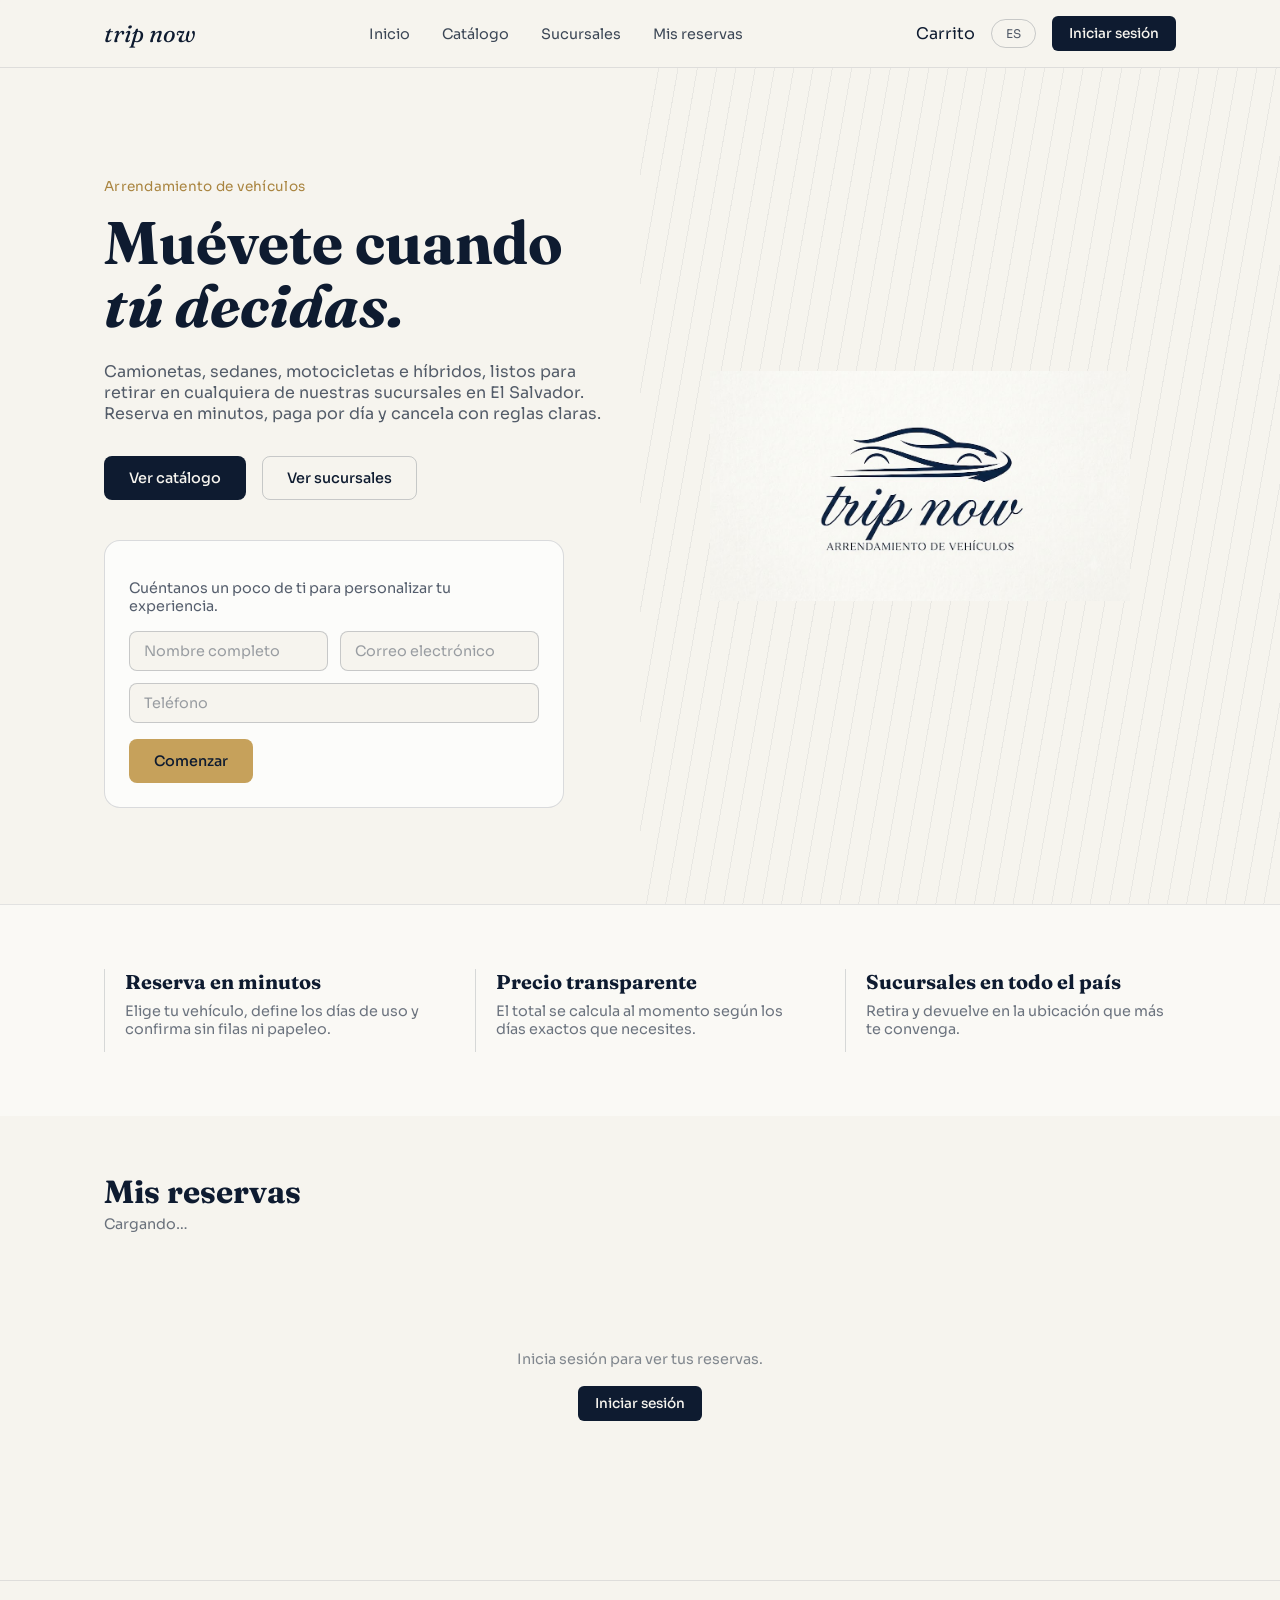
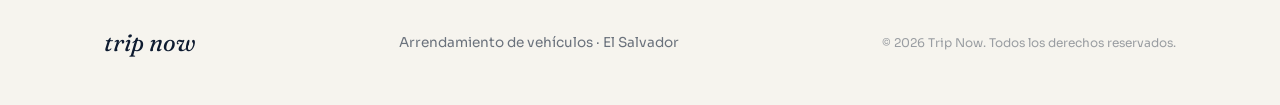
<file: index.html>
<!DOCTYPE html>
<html lang="es">
<head>
<meta charset="UTF-8" />
<meta name="viewport" content="width=device-width, initial-scale=1.0" />
<title>Trip Now — Arrendamiento de Vehículos</title>
<meta name="description" content="Arrienda camionetas, sedanes y motocicletas en El Salvador. Reserva, personaliza tu experiencia y muévete cuando tú decidas." />
<link rel="preconnect" href="https://fonts.googleapis.com">
<link href="https://fonts.googleapis.com/css2?family=Fraunces:ital,wght@0,400;0,500;0,600;1,400;1,500&family=Sora:wght@400;500;600;700&display=swap" rel="stylesheet">
<link rel="stylesheet" href="css/styles.css" />
</head>
<body>

<header class="navbar">
  <div class="wrap">
    <a href="index.html" class="logo">trip now</a>
    <nav class="nav-links">
      <a href="index.html" data-i18n="nav_inicio">Inicio</a>
      <a href="catalogo.html" data-i18n="nav_catalogo">Catálogo</a>
      <a href="sucursales.html" data-i18n="nav_sucursales">Sucursales</a>
      <a href="index.html#mis-reservas" data-i18n="nav_reservas">Mis reservas</a>
    </nav>
    <div class="nav-actions">
      <a href="carrito.html" class="cart-link">
        <span data-i18n="cart_link">Carrito</span>
        <span class="cart-badge" id="cartBadge">0</span>
      </a>
      <button class="lang-btn" id="langBtn">ES</button>
      <span id="navAccount"></span>
    </div>
  </div>
</header>

<section class="hero">
  <div class="speed-lines"></div>
  <div class="wrap hero-grid">
    <div>
      <p class="eyebrow" data-i18n="hero_eyebrow">Arrendamiento de vehículos</p>
      <h1><span data-i18n="hero_title_1">Muévete cuando</span><br /><em data-i18n="hero_title_em">tú decidas.</em></h1>
      <p class="lead" data-i18n="hero_lead">
        Camionetas, sedanes, motocicletas e híbridos, listos para retirar en
        cualquiera de nuestras sucursales en El Salvador. Reserva en minutos,
        paga por día y cancela con reglas claras.
      </p>

      <div class="hero-cta">
        <a href="catalogo.html" class="btn btn-primary" data-i18n="cta_catalog">Ver catálogo</a>
        <a href="sucursales.html" class="btn btn-outline" data-i18n="cta_branches">Ver sucursales</a>
      </div>

      <div class="personalize">
        <form class="card" id="personalizeForm">
          <div id="formStep">
            <p data-i18n="personalize_intro">Cuéntanos un poco de ti para personalizar tu experiencia.</p>
            <div class="form-grid">
              <input required id="pfNombre" placeholder="Nombre completo" data-i18n-placeholder="ph_name" />
              <input required type="email" id="pfEmail" placeholder="Correo electrónico" data-i18n-placeholder="ph_email" />
              <input id="pfTelefono" class="span-2" placeholder="Teléfono" data-i18n-placeholder="ph_phone" />
            </div>
            <button type="submit" class="btn btn-gold" data-i18n="btn_start">Comenzar</button>
          </div>
          <div id="confirmStep" class="confirm-msg" style="display:none;">
            <p class="display" id="confirmGreeting">Gracias.</p>
            <p data-i18n="confirm_desc">Ya personalizamos tu experiencia. Explora el catálogo para ver los vehículos disponibles cerca de ti.</p>
          </div>
        </form>
      </div>
    </div>

    <div class="hero-svg-wrap">
      <img src="images/logo.png" alt="Trip Now — Arrendamiento de vehículos" style="width:100%;max-width:420px;height:auto;display:block;margin:0 auto;" />
    </div>
  </div>
</section>

<section class="value-props">
  <div class="wrap value-grid">
    <div class="value-item">
      <h3 data-i18n="vp1_title">Reserva en minutos</h3>
      <p data-i18n="vp1_desc">Elige tu vehículo, define los días de uso y confirma sin filas ni papeleo.</p>
    </div>
    <div class="value-item">
      <h3 data-i18n="vp2_title">Precio transparente</h3>
      <p data-i18n="vp2_desc">El total se calcula al momento según los días exactos que necesites.</p>
    </div>
    <div class="value-item">
      <h3 data-i18n="vp3_title">Sucursales en todo el país</h3>
      <p data-i18n="vp3_desc">Retira y devuelve en la ubicación que más te convenga.</p>
    </div>
  </div>
</section>

<section class="wrap" id="mis-reservas" style="padding:56px 24px 80px;">
  <div class="catalog-header" style="padding:0 0 24px;">
    <h1 data-i18n="myres_title">Mis reservas</h1>
    <p id="resSubtitle" data-i18n="myres_loading">Cargando…</p>
  </div>
  <div id="reservationsList"></div>
</section>

<footer class="footer">
  <div class="wrap">
    <span class="logo">trip now</span>
    <p class="muted" data-i18n="footer_tagline">Arrendamiento de vehículos · El Salvador</p>
    <small>© <span id="year"></span> Trip Now. <span data-i18n="footer_rights">Todos los derechos reservados.</span></small>
  </div>
</footer>

<script src="js/data.js"></script>
<script src="js/i18n.js"></script>
<script src="js/auth.js"></script>
<script>
  document.getElementById('year').textContent = new Date().getFullYear();

  // Reflejar cantidad de items del carrito guardados en localStorage
  (function updateCartBadge() {
    const badge = document.getElementById('cartBadge');
    try {
      const cart = JSON.parse(localStorage.getItem('tripnow_cart')) || [];
      badge.textContent = cart.length;
      badge.style.display = cart.length > 0 ? 'inline-flex' : 'none';
    } catch {
      badge.style.display = 'none';
    }
  })();

  // Formulario de personalización (persistido en localStorage para esta demo;
  // en producción esto se envía al backend con el usuario autenticado)
  const PROFILE_KEY = 'tripnow_profile';
  const form = document.getElementById('personalizeForm');
  const branches = getBranches();

  function renderGreeting() {
    const saved = JSON.parse(localStorage.getItem(PROFILE_KEY) || 'null');
    if (!saved) return;
    document.getElementById('formStep').style.display = 'none';
    document.getElementById('confirmStep').style.display = 'block';
    document.getElementById('confirmGreeting').textContent =
      t('greeting_again') + ' ' + (saved.nombre.split(' ')[0] || 'viajero') + '.';
    registerClient(saved); // asegura que exista en la lista de clientes del admin
    if (typeof renderAuthNav === 'function') renderAuthNav(); // sincroniza el nombre/salir en el nav
  }

  renderGreeting();

  form.addEventListener('submit', (e) => {
    e.preventDefault();
    const profile = {
      nombre: document.getElementById('pfNombre').value.trim(),
      email: document.getElementById('pfEmail').value.trim(),
      telefono: document.getElementById('pfTelefono').value.trim(),
    };
    localStorage.setItem(PROFILE_KEY, JSON.stringify(profile));

    // Registra al cliente de verdad: aparecerá en admin.html → Clientes
    registerClient(profile);
    if (typeof renderAuthNav === 'function') renderAuthNav();

    document.getElementById('formStep').style.display = 'none';
    document.getElementById('confirmStep').style.display = 'block';
    document.getElementById('confirmGreeting').textContent =
      t('greeting_thanks') + ' ' + (profile.nombre.split(' ')[0] || 'viajero') + '.';
  });

  /* ---------- Mis reservas (ver / modificar / cancelar) ---------- */
  let openEditId = null;

  function statusLabel(status) {
    return t('myres_status_' + status);
  }

  function statusTagClass(status) {
    if (status === 'finalizado') return 'tag-ok';
    if (status === 'cancelado') return 'tag-paused';
    return 'tag-progress';
  }

  function branchOptions(selectedId) {
    return branches
      .map((b) => `<option value="${b.id}" ${b.id === selectedId ? 'selected' : ''}>${b.name}</option>`)
      .join('');
  }

  function reservationCardHTML(r) {
    const canManage = r.status === 'en_curso';
    const isOpen = openEditId === r.id;
    const today = new Date().toISOString().slice(0, 10);

    return `
      <div class="res-card">
        <div class="res-card-top">
          <div><h3>${r.vehicleName}</h3></div>
          <span class="tag ${statusTagClass(r.status)}">${statusLabel(r.status)}</span>
        </div>

        <dl class="res-specs">
          <div><dt>${t('label_pickup_branch')}</dt><dd>${r.branchName}</dd></div>
          <div><dt>${t('label_pickup_date')}</dt><dd>${r.pickupDate}</dd></div>
          <div><dt>${t('label_return_date')}</dt><dd>${r.returnDate}</dd></div>
          <div><dt>${t('myres_field_days')}</dt><dd>${r.days}</dd></div>
          <div><dt>${t('summary_total')}</dt><dd>$${r.total}</dd></div>
          ${r.extraFees ? `<div><dt>${t('myres_fee_paid_label')}</dt><dd>$${r.extraFees}</dd></div>` : ''}
        </dl>

        ${
          canManage
            ? `
        <div class="res-actions">
          <button type="button" class="btn btn-outline btn-small" onclick="toggleEdit('${r.id}')">${t('myres_modify_btn')}</button>
          <button type="button" class="btn btn-outline btn-small" onclick="cancelReservation('${r.id}')">${t('myres_cancel_btn')}</button>
        </div>
        <div class="res-edit-form ${isOpen ? 'open' : ''}" id="editForm-${r.id}">
          <p class="res-fee-notice">${t('myres_fee_notice')}</p>
          <div class="res-edit-grid">
            <label>
              <span>${t('label_pickup_date')}</span>
              <input type="date" id="editDate-${r.id}" value="${r.pickupDate}" min="${today}" />
            </label>
            <label>
              <span>${t('label_pickup_branch')}</span>
              <select id="editBranch-${r.id}">${branchOptions(r.branchId)}</select>
            </label>
            <label>
              <span>${t('myres_field_days')}</span>
              <input type="number" min="1" id="editDays-${r.id}" value="${r.days}" />
            </label>
          </div>
          <div class="res-actions">
            <button type="button" class="btn btn-gold btn-small" onclick="saveEdit('${r.id}')">${t('myres_save_btn')}</button>
            <button type="button" class="btn btn-outline btn-small" onclick="toggleEdit('${r.id}')">${t('myres_cancel_edit_btn')}</button>
          </div>
        </div>
        `
            : ''
        }
      </div>
    `;
  }

  function toggleEdit(id) {
    openEditId = openEditId === id ? null : id;
    renderReservations();
  }

  function saveEdit(id) {
    const pickupDate = document.getElementById('editDate-' + id).value;
    const branchId = document.getElementById('editBranch-' + id).value;
    const days = document.getElementById('editDays-' + id).value;

    if (!pickupDate || !branchId || !days || Number(days) < 1) {
      alert(t('alert_missing_schedule'));
      return;
    }
    const today = new Date().toISOString().slice(0, 10);
    if (pickupDate < today) {
      alert(t('alert_date_past'));
      return;
    }

    const result = modifyReservation(id, { pickupDate, branchId, days });
    if (!result) return;

    openEditId = null;
    renderReservations();
    alert(t('myres_alert_success_1') + result.fee + t('myres_alert_success_2') + result.newTotal);
  }

  function cancelReservation(id) {
    if (!confirm(t('myres_cancel_confirm'))) return;
    const result = cancelReservationByClient(id);
    if (!result) return;

    openEditId = null;
    renderReservations();
    alert(t('myres_cancel_alert_1') + result.fee + t('myres_cancel_alert_2'));
  }

  function renderReservations() {
    const listEl = document.getElementById('reservationsList');
    const subtitle = document.getElementById('resSubtitle');
    const session = typeof getSession === 'function' ? getSession() : null;

    if (!session || !session.email) {
      subtitle.textContent = '';
      listEl.innerHTML = `
        <p class="empty-state">
          ${t('myres_login_required')}
          <br /><br />
          <button type="button" class="btn btn-primary btn-small" id="myresLoginBtn">${t('myres_login_btn')}</button>
        </p>
      `;
      document.getElementById('myresLoginBtn').addEventListener('click', openLoginModal);
      return;
    }

    const mine = getReservations()
      .filter((r) => (r.clientEmail || '').trim().toLowerCase() === session.email.trim().toLowerCase())
      .sort((a, b) => new Date(b.createdAt) - new Date(a.createdAt));

    if (mine.length === 0) {
      subtitle.textContent = '';
      listEl.innerHTML = `<p class="empty-state">${t('myres_empty')}</p>`;
      return;
    }

    subtitle.textContent = mine.length + ' ' + (mine.length === 1 ? t('myres_subtitle_one') : t('myres_subtitle_many'));
    listEl.innerHTML = mine.map(reservationCardHTML).join('');
  }

  // Al cambiar de idioma, el saludo (si ya está registrado) debe re-traducirse
  window.onLangChange = function () {
    renderGreeting();
    renderReservations();
  };

  // Si el usuario cierra sesión (o inicia sesión de nuevo) desde el modal
  // del nav, este formulario debe reflejarlo: vuelve a pedir datos si salió,
  // o muestra el saludo si entró con una cuenta ya guardada. También hay
  // que refrescar la sección "Mis reservas".
  window.onSessionChange = function (profile) {
    if (profile) {
      renderGreeting();
    } else {
      form.reset();
      document.getElementById('formStep').style.display = 'block';
      document.getElementById('confirmStep').style.display = 'none';
    }
    renderReservations();
  };

  initLangToggle();
  renderReservations();
</script>

</body>
</html>
</file>
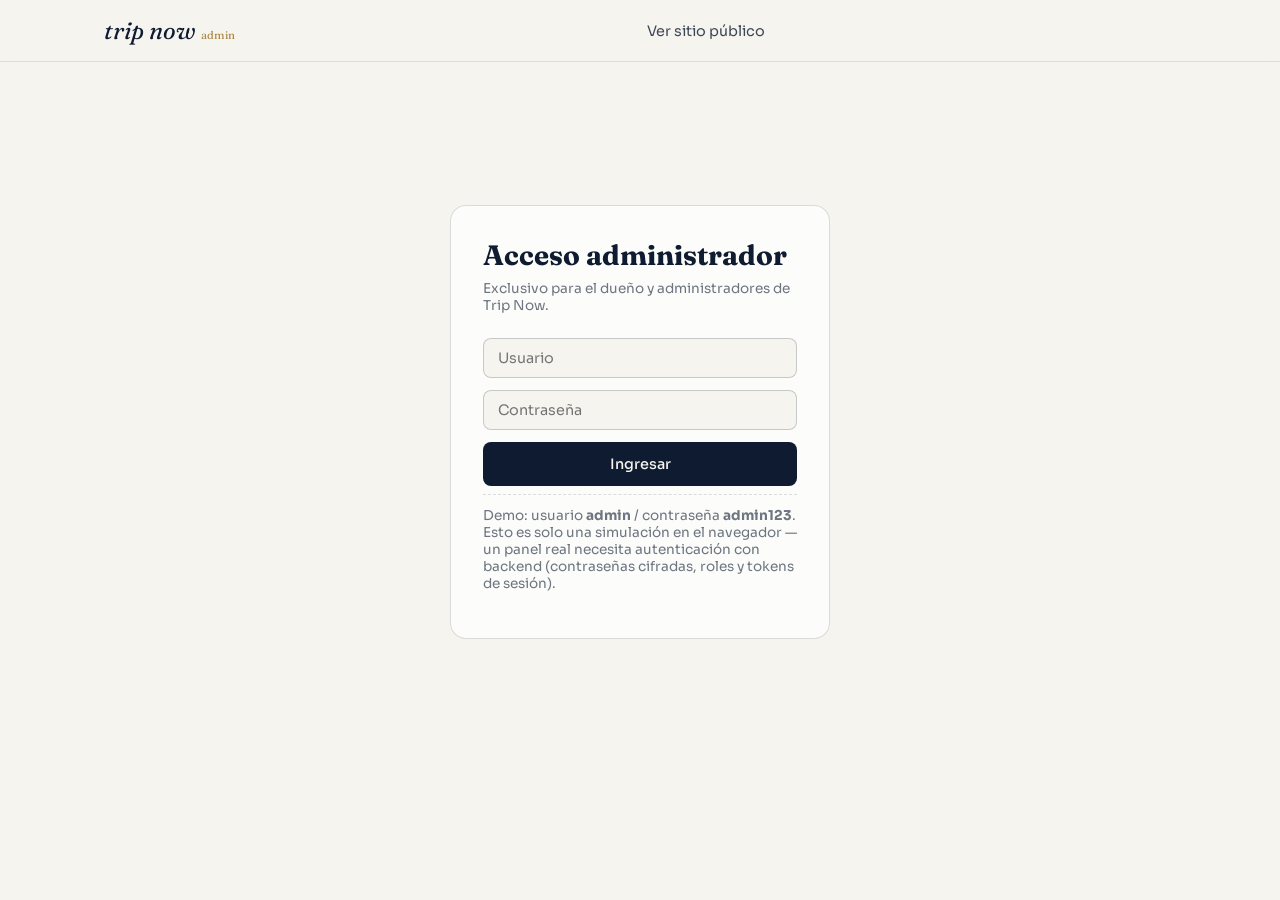
<file: admin.html>
<!DOCTYPE html>
<html lang="es">
<head>
<meta charset="UTF-8" />
<meta name="viewport" content="width=device-width, initial-scale=1.0" />
<title>Administración — Trip Now</title>
<link rel="preconnect" href="https://fonts.googleapis.com">
<link href="https://fonts.googleapis.com/css2?family=Fraunces:ital,wght@0,400;0,500;0,600;1,400;1,500&family=Sora:wght@400;500;600;700&display=swap" rel="stylesheet">
<link rel="stylesheet" href="css/styles.css" />
</head>
<body>

<header class="navbar">
  <div class="wrap">
    <a href="index.html" class="logo">trip now <span style="font-size:0.7rem;font-style:normal;color:var(--gold-dark);">admin</span></a>
    <nav class="nav-links">
      <a href="index.html">Ver sitio público</a>
    </nav>
    <div class="nav-actions">
      <button class="btn btn-outline btn-small" id="logoutBtn" style="display:none;" onclick="logout()">Cerrar sesión</button>
    </div>
  </div>
</header>

<!-- ---------- LOGIN ---------- -->
<div class="admin-login-wrap" id="loginView">
  <div class="admin-login-card">
    <h1>Acceso administrador</h1>
    <p>Exclusivo para el dueño y administradores de Trip Now.</p>
    <form id="loginForm">
      <input type="text" id="loginUser" placeholder="Usuario" required />
      <input type="password" id="loginPass" placeholder="Contraseña" required />
      <p class="admin-error" id="loginError">Usuario o contraseña incorrectos.</p>
      <button type="submit" class="btn btn-primary">Ingresar</button>
    </form>
    <p class="admin-hint">
      Demo: usuario <strong>admin</strong> / contraseña <strong>admin123</strong>.
      Esto es solo una simulación en el navegador — un panel real necesita
      autenticación con backend (contraseñas cifradas, roles y tokens de sesión).
    </p>
  </div>
</div>

<!-- ---------- ADMIN SHELL ---------- -->
<div class="admin-shell" id="adminView" style="display:none;">
  <aside class="admin-sidebar">
    <button class="admin-nav-item active" data-target="dashboard" onclick="showSection('dashboard', this)">Dashboard</button>
    <button class="admin-nav-item" data-target="clientes" onclick="showSection('clientes', this)">Clientes</button>
    <button class="admin-nav-item" data-target="viajes" onclick="showSection('viajes', this)">Viajes en proceso</button>
    <button class="admin-nav-item" data-target="inventario" onclick="showSection('inventario', this)">Inventario (Stock)</button>
    <button class="admin-nav-item" data-target="sucursales" onclick="showSection('sucursales', this)">Sucursales</button>
  </aside>

  <div class="admin-content">

    <!-- Dashboard -->
    <section class="admin-section active" id="dashboard">
      <h2>Métricas y ganancias</h2>
      <div class="metric-grid">
        <div class="metric-card">
          <div class="label">Vehículos arrendados (histórico)</div>
          <div class="value" id="metricRented">—</div>
        </div>
        <div class="metric-card">
          <div class="label">Ingresos generados</div>
          <div class="value" id="metricRevenue">—</div>
        </div>
        <div class="metric-card">
          <div class="label">Clientes registrados</div>
          <div class="value" id="metricClients">—</div>
        </div>
        <div class="metric-card">
          <div class="label">Vehículos en flota</div>
          <div class="value" id="metricFleet">—</div>
        </div>
      </div>
      <p class="admin-hint" style="margin-top:24px;">
        Estas métricas son datos de ejemplo. En producción se calculan desde
        la tabla de reservas y pagos reales en la base de datos.
      </p>
    </section>

    <!-- Clientes -->
    <section class="admin-section" id="clientes">
      <h2>Clientes registrados</h2>
      <table class="admin-table">
        <thead>
          <tr><th>Nombre</th><th>Email</th><th>Reservas</th><th>Gasto total</th><th></th></tr>
        </thead>
        <tbody id="clientsTableBody"></tbody>
      </table>
    </section>

    <!-- Viajes en proceso -->
    <section class="admin-section" id="viajes">
      <h2>Viajes en proceso</h2>
      <div class="pill-row" id="tripFilterPills" style="margin-bottom:16px;">
        <button class="pill active" data-status="en_curso" onclick="setTripFilter('en_curso', this)">En curso</button>
        <button class="pill" data-status="finalizado" onclick="setTripFilter('finalizado', this)">Finalizados</button>
        <button class="pill" data-status="cancelado" onclick="setTripFilter('cancelado', this)">Cancelados</button>
        <button class="pill" data-status="todos" onclick="setTripFilter('todos', this)">Todos</button>
      </div>
      <table class="admin-table">
        <thead>
          <tr><th>Cliente</th><th>Vehículo</th><th>Sucursal</th><th>Recogida</th><th>Devolución</th><th>Total</th><th>Estado</th><th></th></tr>
        </thead>
        <tbody id="tripsTableBody"></tbody>
      </table>
      <p class="admin-hint" style="margin-top:16px;" id="tripsEmptyHint" style="display:none;">
        No hay viajes en esta categoría todavía.
      </p>
    </section>

    <!-- Inventario / StockAdmin -->
    <section class="admin-section" id="inventario">
      <h2>Control de stock (StockAdmin)</h2>
      <table class="admin-table">
        <thead>
          <tr><th>Vehículo</th><th>Tipo</th><th>Precio/día</th><th>Stock</th><th>Estado</th><th></th></tr>
        </thead>
        <tbody id="stockTableBody"></tbody>
      </table>

      <form class="admin-form-inline" id="newVehicleForm">
        <input required id="nvBrand" placeholder="Marca (ej. Toyota)" />
        <input required id="nvName" placeholder="Modelo (ej. Yaris)" />
        <select id="nvType">
          <option>Camioneta</option>
          <option>Sedán</option>
          <option>SUV</option>
          <option>Motocicleta</option>
          <option>Compacto</option>
        </select>
        <select id="nvTransmission">
          <option>Automático</option>
          <option>Manual</option>
        </select>
        <select id="nvFuel">
          <option>Gasolina</option>
          <option>Eléctrico</option>
          <option>Híbrido</option>
        </select>
        <input required type="number" min="1" id="nvPassengers" placeholder="Pasajeros" />
        <input required type="number" min="1" id="nvPrice" placeholder="Precio/día ($)" />
        <input required type="number" min="0" id="nvStock" placeholder="Stock inicial" />
        <button type="submit" class="btn btn-gold">Agregar modelo</button>
      </form>
    </section>

    <!-- Sucursales CRUD -->
    <section class="admin-section" id="sucursales">
      <h2>Gestión de sucursales</h2>
      <table class="admin-table">
        <thead>
          <tr><th>Nombre</th><th>Dirección</th><th>Horario</th><th>Teléfono</th><th></th></tr>
        </thead>
        <tbody id="branchesTableBody"></tbody>
      </table>

      <form class="admin-form-inline" id="newBranchForm">
        <input required id="nbName" placeholder="Nombre de sucursal" />
        <input required id="nbAddress" placeholder="Dirección" />
        <input required type="number" step="0.0001" id="nbLat" placeholder="Latitud" />
        <input required type="number" step="0.0001" id="nbLng" placeholder="Longitud" />
        <input required id="nbHours" placeholder="Horario (ej. Lun–Sáb 8am–6pm)" />
        <input required id="nbPhone" placeholder="Teléfono" />
        <button type="submit" class="btn btn-gold">Agregar sucursal</button>
      </form>
    </section>

  </div>
</div>

<script src="js/data.js"></script>
<script>
  const SESSION_KEY = "tripnow_admin_session";
  const DEMO_USER = "admin";
  const DEMO_PASS = "admin123";

  function checkSession() {
    if (sessionStorage.getItem(SESSION_KEY) === "1") {
      document.getElementById("loginView").style.display = "none";
      document.getElementById("adminView").style.display = "grid";
      document.getElementById("logoutBtn").style.display = "inline-block";
      renderAll();
    }
  }

  document.getElementById("loginForm").addEventListener("submit", (e) => {
    e.preventDefault();
    const user = document.getElementById("loginUser").value.trim();
    const pass = document.getElementById("loginPass").value;
    if (user === DEMO_USER && pass === DEMO_PASS) {
      sessionStorage.setItem(SESSION_KEY, "1");
      checkSession();
    } else {
      document.getElementById("loginError").style.display = "block";
    }
  });

  function logout() {
    sessionStorage.removeItem(SESSION_KEY);
    location.reload();
  }

  function showSection(id, btn) {
    document.querySelectorAll(".admin-section").forEach((s) => s.classList.remove("active"));
    document.querySelectorAll(".admin-nav-item").forEach((b) => b.classList.remove("active"));
    document.getElementById(id).classList.add("active");
    btn.classList.add("active");
  }

  /* ---------- Dashboard ---------- */
  function renderDashboard() {
    const vehicles = getVehicles();
    const clients = getClients();
    const totalRented = clients.reduce((sum, c) => sum + c.reservas, 0);
    const totalRevenue = clients.reduce((sum, c) => sum + c.gastoTotal, 0);

    document.getElementById("metricRented").textContent = totalRented;
    document.getElementById("metricRevenue").textContent = "$" + totalRevenue.toLocaleString();
    document.getElementById("metricClients").textContent = clients.length;
    document.getElementById("metricFleet").textContent = vehicles.reduce((s, v) => s + v.stock, 0);
  }

  /* ---------- Clientes ---------- */
  function renderClients() {
    const body = document.getElementById("clientsTableBody");
    body.innerHTML = getClients()
      .map((c) => `
        <tr>
          <td>${c.nombre}</td>
          <td>${c.email}</td>
          <td>${c.reservas}</td>
          <td>$${c.gastoTotal}</td>
          <td class="admin-actions">
            <button class="link-btn" onclick="removeClient('${c.id}')">Eliminar</button>
          </td>
        </tr>
      `)
      .join("");
  }

  function removeClient(id) {
    if (!confirm("¿Eliminar este cliente? Esta acción no se puede deshacer.")) return;
    deleteClient(id);
    renderClients();
    renderDashboard();
  }

  /* ---------- Viajes en proceso ---------- */
  let tripFilter = "en_curso";

  const TRIP_STATUS_LABEL = {
    en_curso: "En curso",
    finalizado: "Finalizado",
    cancelado: "Cancelado",
  };
  const TRIP_STATUS_TAG = {
    en_curso: "tag-progress",
    finalizado: "tag-ok",
    cancelado: "tag-paused",
  };

  function setTripFilter(status, btn) {
    tripFilter = status;
    document.querySelectorAll("#tripFilterPills .pill").forEach((p) => p.classList.remove("active"));
    btn.classList.add("active");
    renderTrips();
  }

  function renderTrips() {
    const all = getReservations().slice().sort((a, b) => new Date(b.createdAt) - new Date(a.createdAt));
    const filtered = tripFilter === "todos" ? all : all.filter((r) => r.status === tripFilter);
    const body = document.getElementById("tripsTableBody");
    const emptyHint = document.getElementById("tripsEmptyHint");

    if (filtered.length === 0) {
      body.innerHTML = "";
      emptyHint.style.display = "block";
      return;
    }
    emptyHint.style.display = "none";

    body.innerHTML = filtered
      .map(
        (r) => `
        <tr>
          <td>${r.clientName || "—"}<br><span class="muted-sm">${r.clientEmail || ""}</span></td>
          <td>${r.vehicleName}</td>
          <td>${r.branchName}</td>
          <td>${r.pickupDate}</td>
          <td>${r.returnDate}</td>
          <td>$${r.total}${r.extraFees ? `<br><span class="muted-sm">(incl. $${r.extraFees} en cambios)</span>` : ""}</td>
          <td><span class="tag ${TRIP_STATUS_TAG[r.status]}">${TRIP_STATUS_LABEL[r.status]}</span></td>
          <td class="admin-actions">
            ${
              r.status === "en_curso"
                ? `<button class="link-btn" onclick="finalizeTrip('${r.id}')">Finalizar</button>
                   <button class="link-btn" onclick="cancelTrip('${r.id}')">Cancelar</button>`
                : ""
            }
          </td>
        </tr>
      `
      )
      .join("");
  }

  function finalizeTrip(id) {
    if (!confirm("¿Marcar este viaje como finalizado? El vehículo volverá a estar disponible en el stock.")) return;
    setReservationStatus(id, "finalizado");
    renderTrips();
    renderStock();
    renderDashboard();
  }

  function cancelTrip(id) {
    if (!confirm("¿Cancelar esta reserva? El vehículo volverá a estar disponible en el stock.")) return;
    setReservationStatus(id, "cancelado");
    renderTrips();
    renderStock();
    renderDashboard();
  }

  /* ---------- Inventario / Stock ---------- */
  function renderStock() {
    const vehicles = getVehicles();
    const body = document.getElementById("stockTableBody");
    body.innerHTML = vehicles
      .map(
        (v) => `
        <tr>
          <td>${v.brand} ${v.name}</td>
          <td>${v.type}</td>
          <td>$${v.pricePerDay}</td>
          <td>
            <div class="stock-controls">
              <button onclick="changeStock('${v.id}', -1)">−</button>
              <span>${v.stock}</span>
              <button onclick="changeStock('${v.id}', 1)">+</button>
            </div>
          </td>
          <td>
            <span class="tag ${v.paused ? "tag-paused" : "tag-ok"}">
              ${v.paused ? "En mantenimiento" : "Activo"}
            </span>
          </td>
          <td class="admin-actions">
            <button class="link-btn" onclick="togglePause('${v.id}')">${v.paused ? "Reactivar" : "Pausar"}</button>
            <button class="link-btn" onclick="deleteVehicle('${v.id}')">Eliminar</button>
          </td>
        </tr>
      `
      )
      .join("");
  }

  function changeStock(id, delta) {
    const vehicles = getVehicles();
    const v = vehicles.find((veh) => veh.id === id);
    if (v) v.stock = Math.max(0, v.stock + delta);
    saveVehicles(vehicles);
    renderStock();
    renderDashboard();
  }

  function togglePause(id) {
    const vehicles = getVehicles();
    const v = vehicles.find((veh) => veh.id === id);
    if (v) v.paused = !v.paused;
    saveVehicles(vehicles);
    renderStock();
  }

  function deleteVehicle(id) {
    if (!confirm("¿Eliminar este modelo del catálogo?")) return;
    const vehicles = getVehicles().filter((v) => v.id !== id);
    saveVehicles(vehicles);
    renderStock();
    renderDashboard();
  }

  document.getElementById("newVehicleForm").addEventListener("submit", (e) => {
    e.preventDefault();
    const vehicles = getVehicles();
    const id = "v" + (Date.now());
    vehicles.push({
      id,
      brand: document.getElementById("nvBrand").value.trim(),
      name: document.getElementById("nvName").value.trim(),
      type: document.getElementById("nvType").value,
      transmission: document.getElementById("nvTransmission").value,
      fuel: document.getElementById("nvFuel").value,
      passengers: Number(document.getElementById("nvPassengers").value),
      pricePerDay: Number(document.getElementById("nvPrice").value),
      stock: Number(document.getElementById("nvStock").value),
      paused: false,
      imageUrl: "images/vehicles/placeholder.jpg",
    });
    saveVehicles(vehicles);
    e.target.reset();
    renderStock();
    renderDashboard();
  });

  /* ---------- Sucursales CRUD ---------- */
  function renderBranches() {
    const branches = getBranches();
    const body = document.getElementById("branchesTableBody");
    body.innerHTML = branches
      .map(
        (b) => `
        <tr>
          <td>${b.name}</td>
          <td>${b.address}</td>
          <td>${b.hours}</td>
          <td>${b.phone}</td>
          <td class="admin-actions">
            <button class="link-btn" onclick="deleteBranch('${b.id}')">Eliminar</button>
          </td>
        </tr>
      `
      )
      .join("");
  }

  function deleteBranch(id) {
    if (!confirm("¿Dar de baja esta sucursal?")) return;
    const branches = getBranches().filter((b) => b.id !== id);
    saveBranches(branches);
    renderBranches();
  }

  document.getElementById("newBranchForm").addEventListener("submit", (e) => {
    e.preventDefault();
    const branches = getBranches();
    branches.push({
      id: "b" + Date.now(),
      name: document.getElementById("nbName").value.trim(),
      address: document.getElementById("nbAddress").value.trim(),
      lat: Number(document.getElementById("nbLat").value),
      lng: Number(document.getElementById("nbLng").value),
      hours: document.getElementById("nbHours").value.trim(),
      phone: document.getElementById("nbPhone").value.trim(),
    });
    saveBranches(branches);
    e.target.reset();
    renderBranches();
  });

  function renderAll() {
    renderDashboard();
    renderClients();
    renderTrips();
    renderStock();
    renderBranches();
  }

  checkSession();
</script>

</body>
</html>
</file>
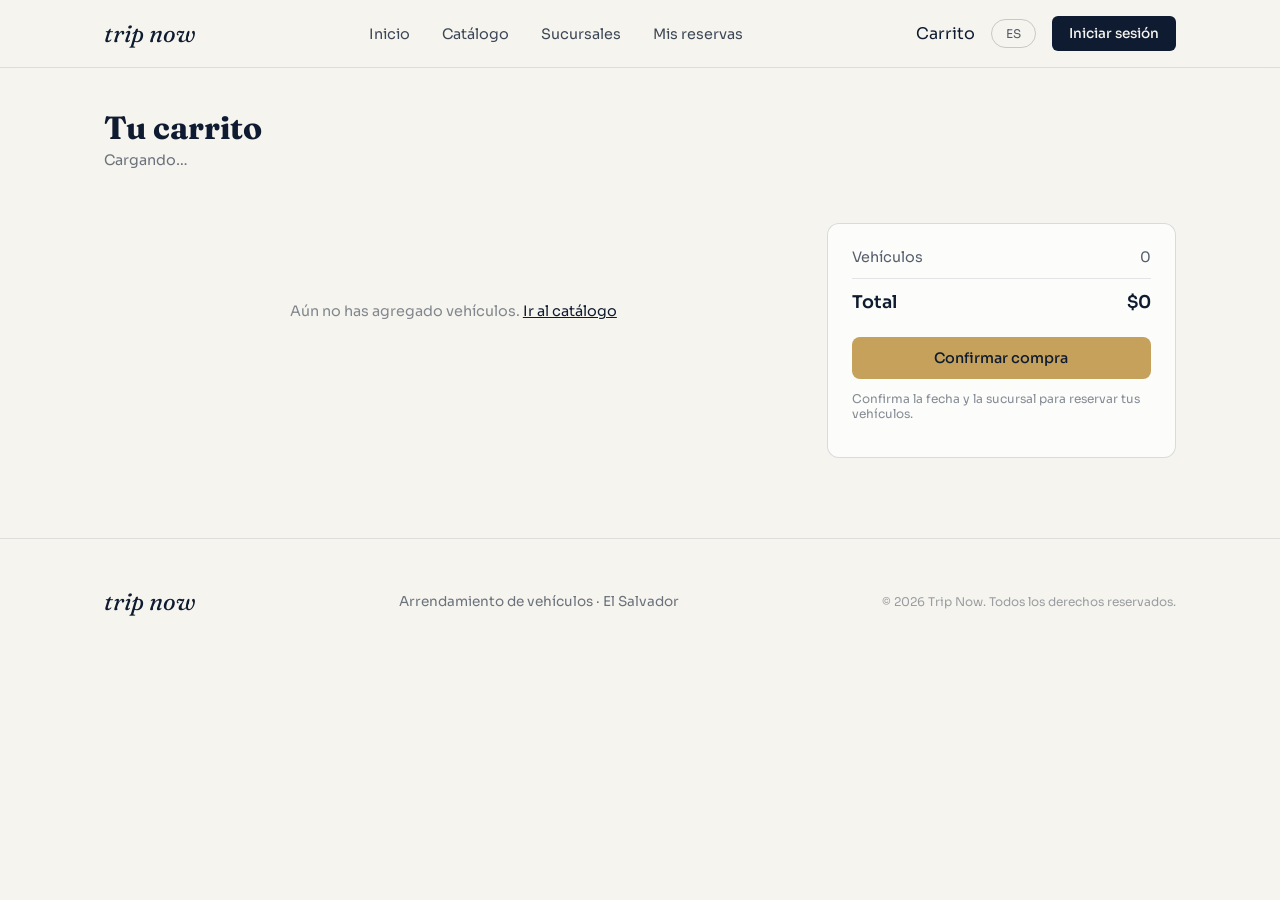
<file: carrito.html>
<!DOCTYPE html>
<html lang="es">
<head>
<meta charset="UTF-8" />
<meta name="viewport" content="width=device-width, initial-scale=1.0" />
<title>Carrito — Trip Now</title>
<link rel="preconnect" href="https://fonts.googleapis.com">
<link href="https://fonts.googleapis.com/css2?family=Fraunces:ital,wght@0,400;0,500;0,600;1,400;1,500&family=Sora:wght@400;500;600;700&display=swap" rel="stylesheet">
<link rel="stylesheet" href="css/styles.css" />
</head>
<body>

<header class="navbar">
  <div class="wrap">
    <a href="index.html" class="logo">trip now</a>
    <nav class="nav-links">
      <a href="index.html" data-i18n="nav_inicio">Inicio</a>
      <a href="catalogo.html" data-i18n="nav_catalogo">Catálogo</a>
      <a href="sucursales.html" data-i18n="nav_sucursales">Sucursales</a>
      <a href="index.html#mis-reservas" data-i18n="nav_reservas">Mis reservas</a>
    </nav>
    <div class="nav-actions">
      <a href="carrito.html" class="cart-link">
        <span data-i18n="cart_link">Carrito</span>
        <span class="cart-badge" id="cartBadge">0</span>
      </a>
      <button class="lang-btn" id="langBtn">ES</button>
      <span id="navAccount"></span>
    </div>
  </div>
</header>

<div class="wrap catalog-header">
  <h1 data-i18n="cart_title">Tu carrito</h1>
  <p id="cartSubtitle" data-i18n="cart_loading">Cargando…</p>
</div>

<div class="wrap cart-layout">
  <div id="cartItems"></div>

  <div class="cart-summary">
    <div class="row">
      <span data-i18n="summary_vehicles">Vehículos</span>
      <span id="summaryCount">0</span>
    </div>
    <div class="row total">
      <span data-i18n="summary_total">Total</span>
      <span id="summaryTotal">$0</span>
    </div>

    <div class="schedule-fields" style="margin:16px 0;display:flex;flex-direction:column;gap:10px;">
      <label style="display:block;">
        <span style="display:block;font-size:0.8rem;margin-bottom:4px;" data-i18n="label_pickup_date">Fecha de recogida</span>
        <input type="date" id="pickupDate" required style="width:100%;padding:10px;border-radius:8px;border:1px solid rgba(14,27,48,0.2);" />
      </label>
      <label style="display:block;">
        <span style="display:block;font-size:0.8rem;margin-bottom:4px;" data-i18n="label_pickup_branch">Sucursal de entrega</span>
        <select id="pickupBranch" required style="width:100%;padding:10px;border-radius:8px;border:1px solid rgba(14,27,48,0.2);"></select>
      </label>
    </div>

    <button class="btn btn-gold" id="confirmBtn" onclick="confirmPurchase()" data-i18n="btn_confirm_purchase">
      Confirmar compra
    </button>
    <p style="font-size:0.75rem;color:rgba(14,27,48,0.5);margin-top:12px;" data-i18n="cart_note">
      Confirma la fecha y la sucursal para reservar tus vehículos.
    </p>
  </div>
</div>

<footer class="footer">
  <div class="wrap">
    <span class="logo">trip now</span>
    <p class="muted" data-i18n="footer_tagline">Arrendamiento de vehículos · El Salvador</p>
    <small>© <span id="year"></span> Trip Now. <span data-i18n="footer_rights">Todos los derechos reservados.</span></small>
  </div>
</footer>

<script src="js/data.js"></script>
<script src="js/i18n.js"></script>
<script src="js/auth.js"></script>
<script>
  document.getElementById('year').textContent = new Date().getFullYear();

  const CART_KEY = 'tripnow_cart';
  const PROFILE_KEY = 'tripnow_profile';

  // Mismo catálogo que usa catalogo.html (compartido vía js/data.js),
  // para poder mostrar nombre/precio/imagen de cada item del carrito
  const vehicles = getVehicles();
  const branches = getBranches();

  function setupScheduleFields() {
    const dateInput = document.getElementById('pickupDate');
    const today = new Date().toISOString().slice(0, 10);
    dateInput.min = today;
    if (!dateInput.value) dateInput.value = today;

    // Conserva la sucursal ya elegida si el carrito se vuelve a renderizar
    const branchSelect = document.getElementById('pickupBranch');
    const previousValue = branchSelect.value;
    branchSelect.innerHTML =
      `<option value="" data-i18n="opt_select_branch">${t('opt_select_branch')}</option>` +
      branches.map((b) => `<option value="${b.id}">${b.name}</option>`).join('');
    if (previousValue) branchSelect.value = previousValue;
  }

  function getCart() {
    try {
      return JSON.parse(localStorage.getItem(CART_KEY)) || [];
    } catch {
      return [];
    }
  }

  function saveCart(cart) {
    localStorage.setItem(CART_KEY, JSON.stringify(cart));
  }

  function placeholderFor(v) {
    return `https://placehold.co/200x150/0E1B30/F6F4EE?font=roboto&text=${encodeURIComponent(v.brand + ' ' + v.name)}`;
  }

  function removeItem(vehicleId) {
    const cart = getCart().filter((i) => i.vehicleId !== vehicleId);
    saveCart(cart);
    render();
  }

  function changeItemDays(vehicleId, delta) {
    const cart = getCart();
    const item = cart.find((i) => i.vehicleId === vehicleId);
    if (item) item.days = Math.max(1, item.days + delta);
    saveCart(cart);
    render();
  }

  function render() {
    const cart = getCart();
    const container = document.getElementById('cartItems');
    const subtitle = document.getElementById('cartSubtitle');
    const badge = document.getElementById('cartBadge');

    badge.textContent = cart.length;
    badge.style.display = cart.length > 0 ? 'inline-flex' : 'none';

    if (cart.length === 0) {
      subtitle.textContent = t('cart_empty_subtitle');
      container.innerHTML = `<p class="empty-state">${t('cart_empty_state')} <a href="catalogo.html" style="color:var(--navy);text-decoration:underline;">${t('go_catalog')}</a></p>`;
      document.getElementById('summaryCount').textContent = '0';
      document.getElementById('summaryTotal').textContent = '$0';
      document.getElementById('confirmBtn').disabled = true;
      document.querySelector('.schedule-fields').style.display = 'none';
      return;
    }

    document.querySelector('.schedule-fields').style.display = 'flex';
    setupScheduleFields();
    document.getElementById('confirmBtn').disabled = false;
    subtitle.textContent = cart.length + ' ' + (cart.length === 1 ? t('day_singular') : t('day_plural'));

    let total = 0;
    container.innerHTML = cart
      .map((item) => {
        const v = vehicles.find((veh) => veh.id === item.vehicleId);
        if (!v) return '';
        const subtotal = v.pricePerDay * item.days;
        total += subtotal;
        const dayWord = item.days !== 1 ? t('day_unit_plural') : t('day_unit_singular');
        return `
          <div class="cart-item">
            <img src="${v.imageUrl}" alt="${v.brand} ${v.name}" onerror="this.onerror=null;this.src='${placeholderFor(v)}';" />
            <div>
              <h3>${v.brand} ${v.name}</h3>
              <div class="muted-sm">$${v.pricePerDay}${t('per_day')}</div>
              <div class="stepper" style="margin-top:8px;">
                <button type="button" onclick="changeItemDays('${v.id}', -1)">−</button>
                <span>${item.days} ${dayWord}</span>
                <button type="button" onclick="changeItemDays('${v.id}', 1)">+</button>
              </div>
            </div>
            <div style="text-align:right;">
              <div class="price-total" style="font-size:1.15rem;">$${subtotal}</div>
              <button class="remove-btn" onclick="removeItem('${v.id}')">${t('btn_remove')}</button>
            </div>
          </div>
        `;
      })
      .join('');

    document.getElementById('summaryCount').textContent = cart.length;
    document.getElementById('summaryTotal').textContent = '$' + total;
  }

  function confirmPurchase() {
    const cart = getCart();
    if (cart.length === 0) return;

    // Ya no se salta el paso de agendar: fecha y sucursal son obligatorias
    const pickupDate = document.getElementById('pickupDate').value;
    const branchId = document.getElementById('pickupBranch').value;
    if (!pickupDate || !branchId) {
      alert(t('alert_missing_schedule'));
      return;
    }
    const today = new Date().toISOString().slice(0, 10);
    if (pickupDate < today) {
      alert(t('alert_date_past'));
      return;
    }

    let profile = JSON.parse(localStorage.getItem(PROFILE_KEY) || 'null');

    // Si todavía no se ha registrado (no llenó el formulario de inicio),
    // se le pide su nombre y correo aquí mismo para poder identificar la reserva.
    if (!profile || !profile.email) {
      const nombre = prompt(t('prompt_name'));
      if (!nombre) return;
      const email = prompt(t('prompt_email'));
      if (!email) return;
      profile = { nombre: nombre.trim(), email: email.trim(), telefono: '' };
      localStorage.setItem(PROFILE_KEY, JSON.stringify(profile));
    }

    // Registra/actualiza al cliente, agenda el viaje y descuenta stock real
    registerClient(profile);
    if (typeof renderAuthNav === 'function') renderAuthNav();
    const result = processPurchase(profile.email, cart, branchId, pickupDate);

    if (result === null) {
      alert(t('alert_out_of_stock'));
      render(); // refresca precios/stock visibles
      return;
    }

    saveCart([]); // vacía el carrito
    alert(t('alert_confirmed_1') + result.total + t('alert_confirmed_2') + profile.nombre + t('alert_confirmed_3'));
    render();
  }

  window.onLangChange = render;
  initLangToggle();
  render();
</script>

</body>
</html>
</file>
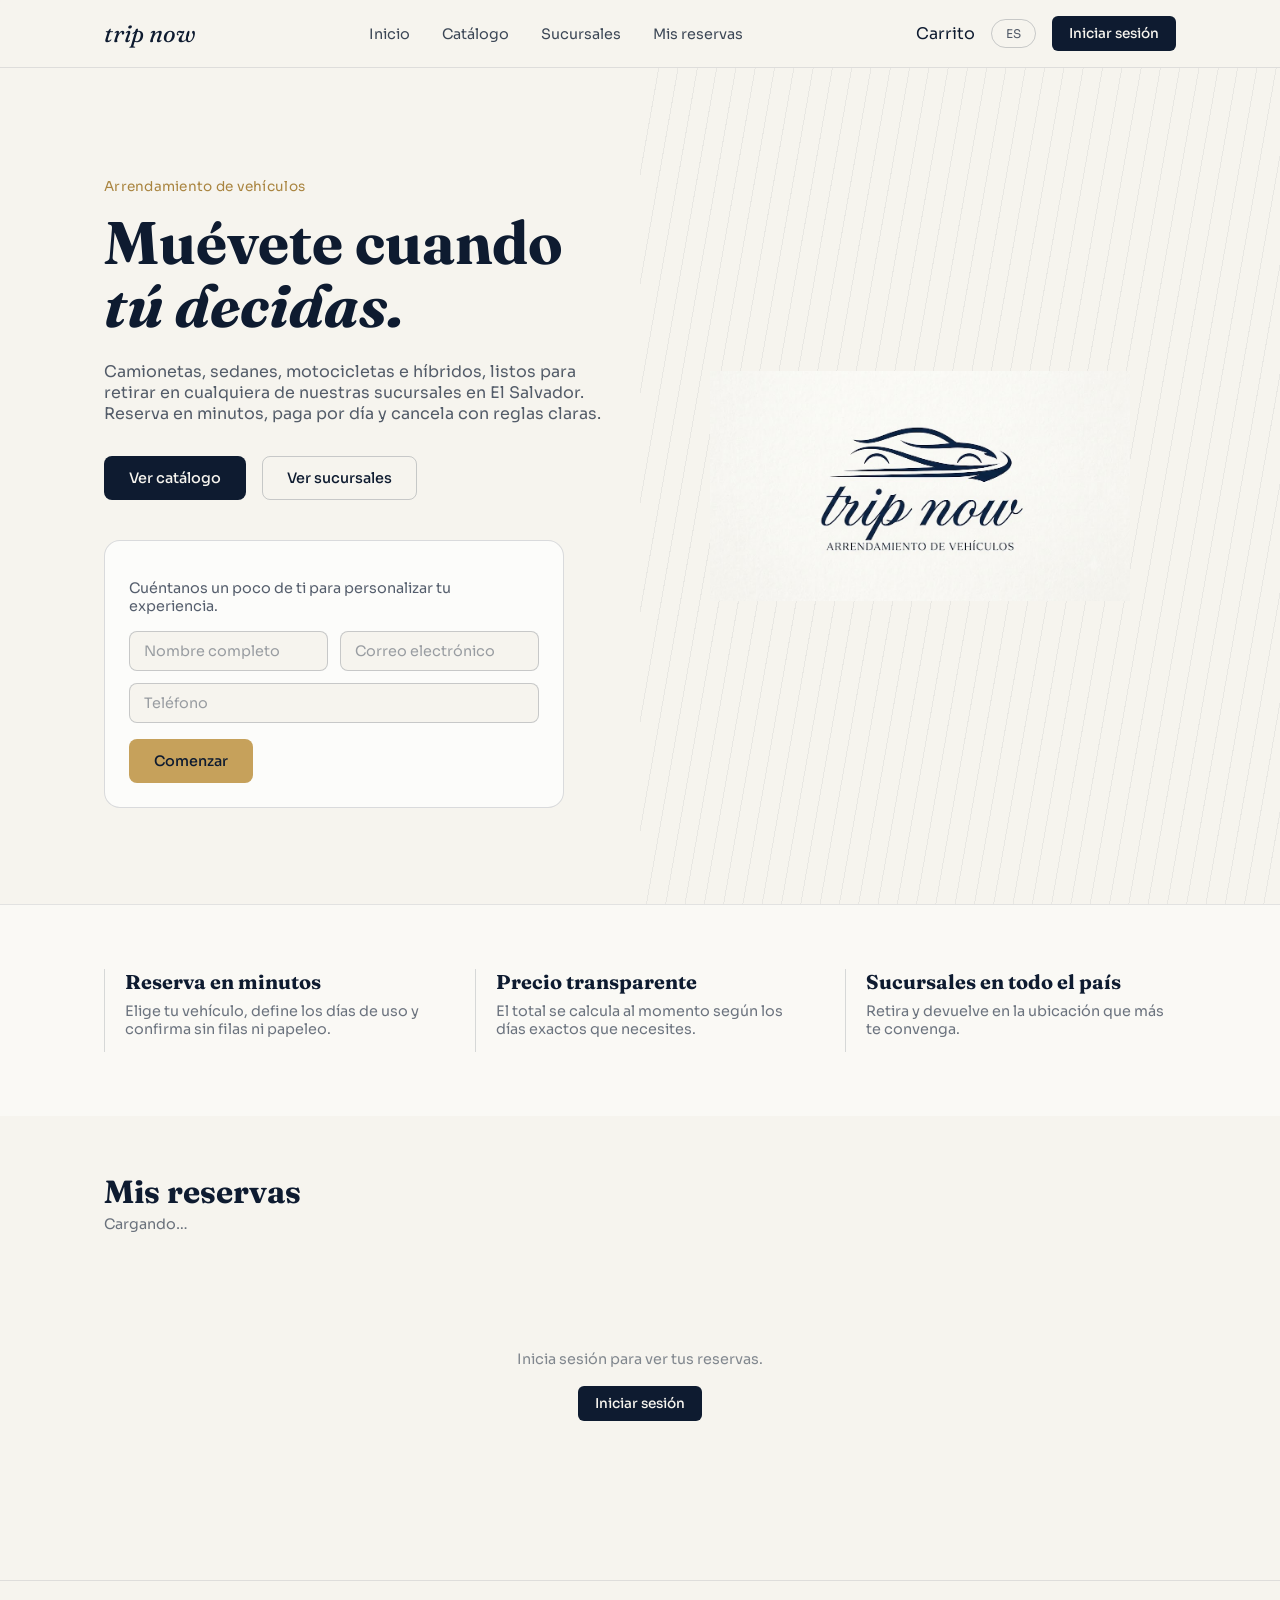
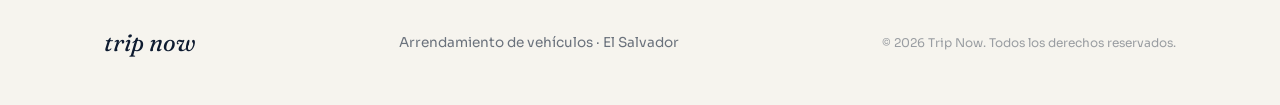
<file: mis-reservas.html>
<!DOCTYPE html>
<html lang="es">
<head>
<meta charset="UTF-8" />
<meta http-equiv="refresh" content="0; url=index.html#mis-reservas" />
<title>Redirigiendo… — Trip Now</title>
<script>location.replace('index.html#mis-reservas');</script>
</head>
<body>
  <p>La sección "Mis reservas" ahora vive en la página de inicio.
  Si no eres redirigido automáticamente, <a href="index.html#mis-reservas">haz clic aquí</a>.</p>
</body>
</html>
</file>
<file: css/styles.css>
:root {
  --navy: #0E1B30;
  --navy-light: #16294A;
  --ivory: #F6F4EE;
  --gold: #C6A15B;
  --gold-dark: #A9843F;
  --slate: #6B7280;
}

* {
  box-sizing: border-box;
}

html {
  scroll-behavior: smooth;
}

body {
  margin: 0;
  background: var(--ivory);
  color: var(--navy);
  font-family: "Sora", sans-serif;
  -webkit-font-smoothing: antialiased;
}

h1, h2, h3, .display {
  font-family: "Fraunces", serif;
  margin: 0;
}

a {
  color: inherit;
  text-decoration: none;
}

::selection {
  background: var(--gold);
  color: var(--navy);
}

:focus-visible {
  outline: 2px solid var(--gold);
  outline-offset: 2px;
}

.wrap {
  max-width: 1120px;
  margin: 0 auto;
  padding: 0 24px;
}

/* ---------- Navbar ---------- */
.navbar {
  position: sticky;
  top: 0;
  z-index: 40;
  background: rgba(246, 244, 238, 0.92);
  backdrop-filter: blur(6px);
  border-bottom: 1px solid rgba(14, 27, 48, 0.1);
}

.navbar .wrap {
  display: flex;
  align-items: center;
  justify-content: space-between;
  padding-top: 16px;
  padding-bottom: 16px;
}

.logo {
  font-family: "Fraunces", serif;
  font-style: italic;
  font-size: 1.5rem;
  color: var(--navy);
}

.nav-links {
  display: flex;
  gap: 32px;
}

.nav-links a {
  font-size: 0.9rem;
  color: rgba(14, 27, 48, 0.8);
  transition: color 0.2s ease;
}

.nav-links a:hover {
  color: var(--navy);
}

.nav-actions {
  display: flex;
  align-items: center;
  gap: 16px;
}

.lang-btn {
  border: 1px solid rgba(14, 27, 48, 0.2);
  background: transparent;
  color: rgba(14, 27, 48, 0.7);
  border-radius: 999px;
  padding: 6px 14px;
  font-size: 0.75rem;
  font-family: inherit;
  cursor: pointer;
  transition: border-color 0.2s ease, color 0.2s ease;
}

.lang-btn:hover {
  border-color: var(--navy);
  color: var(--navy);
}

.btn {
  display: inline-block;
  border-radius: 8px;
  padding: 12px 24px;
  font-size: 0.9rem;
  font-weight: 500;
  cursor: pointer;
  border: 1px solid transparent;
  font-family: inherit;
  transition: background-color 0.2s ease, border-color 0.2s ease, color 0.2s ease;
}

.btn-primary {
  background: var(--navy);
  color: var(--ivory);
}

.btn-primary:hover {
  background: var(--navy-light);
}

.btn-gold {
  background: var(--gold);
  color: var(--navy);
}

.btn-gold:hover {
  background: var(--gold-dark);
}

.btn-outline {
  border-color: rgba(14, 27, 48, 0.2);
  color: var(--navy);
  background: transparent;
}

.btn-outline:hover {
  border-color: var(--navy);
}

.btn-small {
  padding: 8px 16px;
  font-size: 0.85rem;
  border-radius: 6px;
}

@media (max-width: 768px) {
  .nav-links, .nav-actions { display: none; }
}

/* ---------- Hero ---------- */
.hero {
  position: relative;
  overflow: hidden;
}

.speed-lines {
  position: absolute;
  inset: 0 0 0 50%;
  background-image: repeating-linear-gradient(
    100deg,
    transparent 0px,
    transparent 18px,
    rgba(14, 27, 48, 0.06) 18px,
    rgba(14, 27, 48, 0.06) 19px
  );
  display: none;
}

@media (min-width: 768px) {
  .speed-lines { display: block; }
}

.hero-grid {
  position: relative;
  display: grid;
  gap: 48px;
  padding: 64px 24px 96px;
}

@media (min-width: 768px) {
  .hero-grid {
    grid-template-columns: 1fr 1fr;
    padding: 96px 24px;
  }
}

.eyebrow {
  font-size: 0.85rem;
  letter-spacing: 0.02em;
  color: var(--gold-dark);
}

.hero h1 {
  font-size: 3rem;
  line-height: 1.05;
  margin-top: 16px;
}

@media (min-width: 768px) {
  .hero h1 { font-size: 3.75rem; }
}

.hero h1 em {
  font-style: italic;
}

.hero p.lead {
  max-width: 60ch;
  margin-top: 24px;
  color: rgba(14, 27, 48, 0.7);
}

.hero-cta {
  display: flex;
  flex-wrap: wrap;
  gap: 16px;
  margin-top: 32px;
}

.hero-svg-wrap {
  display: flex;
  align-items: center;
  justify-content: center;
}

.hero-svg-wrap svg {
  width: 100%;
  max-width: 420px;
  color: var(--navy);
}

/* ---------- Personalize form ---------- */
.card {
  border: 1px solid rgba(14, 27, 48, 0.15);
  background: rgba(255, 255, 255, 0.7);
  border-radius: 16px;
  padding: 24px;
}

.personalize {
  margin-top: 40px;
  max-width: 460px;
}

.personalize p {
  font-size: 0.9rem;
  color: rgba(14, 27, 48, 0.7);
  margin-bottom: 16px;
}

.form-grid {
  display: grid;
  gap: 12px;
  grid-template-columns: 1fr;
}

@media (min-width: 500px) {
  .form-grid { grid-template-columns: 1fr 1fr; }
}

.form-grid input {
  width: 100%;
  border: 1px solid rgba(14, 27, 48, 0.2);
  background: var(--ivory);
  border-radius: 8px;
  padding: 10px 14px;
  font-size: 0.9rem;
  font-family: inherit;
  color: var(--navy);
}

.form-grid input::placeholder {
  color: rgba(14, 27, 48, 0.4);
}

.form-grid input:focus {
  border-color: var(--navy);
  outline: none;
}

.span-2 {
  grid-column: 1 / -1;
}

.personalize .btn {
  margin-top: 16px;
}

.confirm-msg .display {
  font-size: 1.15rem;
}

.confirm-msg p {
  margin-top: 4px;
  font-size: 0.9rem;
  color: rgba(14, 27, 48, 0.6);
}

/* ---------- Value props ---------- */
.value-props {
  border-top: 1px solid rgba(14, 27, 48, 0.1);
  background: rgba(255, 255, 255, 0.4);
}

.value-grid {
  display: grid;
  gap: 40px;
  padding: 64px 24px;
}

@media (min-width: 768px) {
  .value-grid { grid-template-columns: repeat(3, 1fr); }
}

.value-item {
  border-left: 1px solid rgba(14, 27, 48, 0.15);
  padding-left: 20px;
}

.value-item h3 {
  font-size: 1.25rem;
}

.value-item p {
  margin-top: 8px;
  font-size: 0.9rem;
  color: rgba(14, 27, 48, 0.6);
}

/* ---------- Footer ---------- */
.footer {
  border-top: 1px solid rgba(14, 27, 48, 0.1);
  padding: 40px 24px;
}

.footer .wrap {
  display: flex;
  flex-direction: column;
  gap: 16px;
  align-items: flex-start;
}

@media (min-width: 768px) {
  .footer .wrap {
    flex-direction: row;
    align-items: center;
    justify-content: space-between;
  }
}

.footer small {
  color: rgba(14, 27, 48, 0.4);
  font-size: 0.75rem;
}

.footer .muted {
  font-size: 0.85rem;
  color: rgba(14, 27, 48, 0.6);
}

/* ---------- Catalog ---------- */
.catalog-header {
  padding: 40px 24px 0;
}

.catalog-header h1 {
  font-size: 2rem;
}

.catalog-header p {
  margin-top: 4px;
  font-size: 0.9rem;
  color: rgba(14, 27, 48, 0.6);
}

.filter-bar {
  position: sticky;
  top: 65px;
  z-index: 30;
  background: rgba(246, 244, 238, 0.95);
  backdrop-filter: blur(6px);
  border-bottom: 1px solid rgba(14, 27, 48, 0.1);
  margin-top: 24px;
}

.filter-bar .wrap {
  padding: 16px 24px;
}

.pill-row {
  display: flex;
  gap: 8px;
  overflow-x: auto;
  padding-bottom: 12px;
}

.pill {
  white-space: nowrap;
  border-radius: 999px;
  border: 1px solid rgba(14, 27, 48, 0.2);
  background: transparent;
  color: rgba(14, 27, 48, 0.7);
  padding: 6px 16px;
  font-size: 0.9rem;
  font-family: inherit;
  cursor: pointer;
  transition: background-color 0.2s ease, color 0.2s ease, border-color 0.2s ease;
}

.pill:hover {
  border-color: rgba(14, 27, 48, 0.5);
}

.pill.active {
  background: var(--navy);
  border-color: var(--navy);
  color: var(--ivory);
}

.select-row {
  display: flex;
  flex-wrap: wrap;
  gap: 16px;
  font-size: 0.9rem;
  color: rgba(14, 27, 48, 0.7);
}

.select-row label {
  display: flex;
  align-items: center;
  gap: 8px;
}

.select-row select {
  border: 1px solid rgba(14, 27, 48, 0.2);
  background: #fff;
  border-radius: 6px;
  padding: 4px 8px;
  font-family: inherit;
  color: var(--navy);
}

.catalog-grid {
  display: grid;
  gap: 24px;
  padding: 40px 24px 80px;
  grid-template-columns: 1fr;
}

@media (min-width: 640px) {
  .catalog-grid { grid-template-columns: 1fr 1fr; }
}

@media (min-width: 1000px) {
  .catalog-grid { grid-template-columns: repeat(3, 1fr); }
}

.empty-state {
  text-align: center;
  padding: 64px 24px;
  font-size: 0.9rem;
  color: rgba(14, 27, 48, 0.5);
}

/* ---------- Vehicle card ---------- */
.v-card {
  display: flex;
  flex-direction: column;
  overflow: hidden;
  border-radius: 12px;
  border: 1px solid rgba(14, 27, 48, 0.12);
  background: rgba(255, 255, 255, 0.6);
  transition: border-color 0.2s ease;
}

.v-card:hover {
  border-color: rgba(14, 27, 48, 0.3);
}

.v-thumb {
  position: relative;
  aspect-ratio: 4 / 3;
  background: rgba(14, 27, 48, 0.05);
  overflow: hidden;
}

.v-thumb img {
  width: 100%;
  height: 100%;
  object-fit: cover;
  display: block;
}

.cart-link {
  position: relative;
  display: inline-flex;
  align-items: center;
}

.cart-badge {
  position: absolute;
  top: -8px;
  right: -10px;
  background: var(--gold);
  color: var(--navy);
  font-size: 0.65rem;
  font-weight: 700;
  min-width: 18px;
  height: 18px;
  border-radius: 999px;
  align-items: center;
  justify-content: center;
  display: none;
}

.badge-stock {
  position: absolute;
  top: 12px;
  right: 12px;
  background: var(--navy);
  color: var(--ivory);
  font-size: 0.7rem;
  border-radius: 999px;
  padding: 4px 10px;
}

.v-body {
  display: flex;
  flex: 1;
  flex-direction: column;
  padding: 20px;
}

.v-title-row {
  display: flex;
  align-items: baseline;
  justify-content: space-between;
}

.v-title-row h3 {
  font-size: 1.1rem;
}

.v-title-row span {
  font-size: 0.75rem;
  color: rgba(14, 27, 48, 0.5);
}

.v-specs {
  margin-top: 12px;
  display: grid;
  grid-template-columns: 1fr 1fr;
  row-gap: 4px;
  font-size: 0.75rem;
  color: rgba(14, 27, 48, 0.6);
}

.v-specs dd {
  margin: 0;
  text-align: right;
  color: rgba(14, 27, 48, 0.8);
}

.v-specs dt {
  margin: 0;
}

.v-price-row {
  display: flex;
  align-items: center;
  justify-content: space-between;
  border-top: 1px solid rgba(14, 27, 48, 0.1);
  margin-top: 16px;
  padding-top: 16px;
}

.days-control {
  display: flex;
  align-items: center;
  gap: 8px;
  font-size: 0.75rem;
  color: rgba(14, 27, 48, 0.6);
}

.stepper {
  display: flex;
  align-items: center;
  border: 1px solid rgba(14, 27, 48, 0.2);
  border-radius: 999px;
}

.stepper button {
  border: none;
  background: transparent;
  color: rgba(14, 27, 48, 0.7);
  width: 28px;
  height: 28px;
  cursor: pointer;
  font-size: 1rem;
  font-family: inherit;
}

.stepper button:disabled {
  opacity: 0.3;
  cursor: not-allowed;
}

.stepper span {
  min-width: 22px;
  text-align: center;
  font-size: 0.9rem;
  color: var(--navy);
}

.price-block {
  text-align: right;
}

.price-per-day {
  font-size: 0.75rem;
  color: rgba(14, 27, 48, 0.5);
}

.price-total {
  font-family: "Fraunces", serif;
  font-size: 1.4rem;
  color: var(--gold-dark);
}

.v-cta {
  width: 100%;
  margin-top: 16px;
  border: none;
}

.v-cta:disabled {
  background: rgba(14, 27, 48, 0.15);
  color: rgba(14, 27, 48, 0.4);
  cursor: not-allowed;
}

/* ---------- Sucursales / mapa ---------- */
.map-page-header {
  padding: 40px 24px 24px;
}

.map-page-header h1 {
  font-size: 2rem;
}

.map-page-header p {
  margin-top: 4px;
  font-size: 0.9rem;
  color: rgba(14, 27, 48, 0.6);
}

.map-layout {
  display: grid;
  gap: 24px;
  padding: 0 24px 80px;
  grid-template-columns: 1fr;
}

@media (min-width: 900px) {
  .map-layout { grid-template-columns: 1.4fr 1fr; }
}

#map {
  width: 100%;
  height: 480px;
  border-radius: 12px;
  border: 1px solid rgba(14, 27, 48, 0.15);
}

.branch-list {
  display: flex;
  flex-direction: column;
  gap: 12px;
  max-height: 480px;
  overflow-y: auto;
}

.branch-card {
  border: 1px solid rgba(14, 27, 48, 0.12);
  border-radius: 10px;
  padding: 16px;
  background: rgba(255, 255, 255, 0.6);
  cursor: pointer;
  transition: border-color 0.2s ease;
}

.branch-card:hover,
.branch-card.active {
  border-color: var(--navy);
}

.branch-card h3 {
  font-size: 1rem;
}

.branch-card p {
  margin: 4px 0 0;
  font-size: 0.8rem;
  color: rgba(14, 27, 48, 0.6);
}

.branch-card .hours {
  color: var(--gold-dark);
  font-weight: 600;
}

/* ---------- Carrito ---------- */
.cart-layout {
  display: grid;
  gap: 24px;
  padding: 40px 24px 80px;
  grid-template-columns: 1fr;
}

@media (min-width: 900px) {
  .cart-layout { grid-template-columns: 2fr 1fr; }
}

.cart-item {
  display: grid;
  grid-template-columns: 96px 1fr auto;
  gap: 16px;
  align-items: center;
  border: 1px solid rgba(14, 27, 48, 0.12);
  border-radius: 12px;
  padding: 16px;
  background: rgba(255, 255, 255, 0.6);
  margin-bottom: 16px;
}

.cart-item img {
  width: 96px;
  height: 72px;
  object-fit: cover;
  border-radius: 8px;
}

.cart-item h3 {
  font-size: 1rem;
}

.cart-item .muted-sm {
  font-size: 0.8rem;
  color: rgba(14, 27, 48, 0.55);
  margin-top: 4px;
}

.cart-item .remove-btn {
  background: none;
  border: none;
  color: rgba(14, 27, 48, 0.4);
  cursor: pointer;
  font-size: 0.8rem;
  text-decoration: underline;
}

.cart-summary {
  border: 1px solid rgba(14, 27, 48, 0.15);
  border-radius: 12px;
  padding: 24px;
  background: rgba(255, 255, 255, 0.7);
  align-self: start;
}

.cart-summary .row {
  display: flex;
  justify-content: space-between;
  font-size: 0.9rem;
  margin-bottom: 8px;
  color: rgba(14, 27, 48, 0.7);
}

.cart-summary .row.total {
  border-top: 1px solid rgba(14, 27, 48, 0.1);
  margin-top: 12px;
  padding-top: 12px;
  font-size: 1.1rem;
  color: var(--navy);
  font-weight: 600;
}

.cart-summary .btn {
  width: 100%;
  margin-top: 16px;
  border: none;
}

/* ---------- Mis reservas ---------- */
.res-card {
  border: 1px solid rgba(14, 27, 48, 0.12);
  border-radius: 12px;
  padding: 20px;
  background: rgba(255, 255, 255, 0.6);
  margin-bottom: 16px;
}

.res-card-top {
  display: flex;
  flex-wrap: wrap;
  justify-content: space-between;
  align-items: flex-start;
  gap: 12px;
}

.res-card h3 {
  font-size: 1.05rem;
}

.res-specs {
  margin-top: 10px;
  display: grid;
  grid-template-columns: repeat(auto-fit, minmax(140px, 1fr));
  gap: 8px 20px;
  font-size: 0.85rem;
  color: rgba(14, 27, 48, 0.7);
}

.res-specs dt {
  font-size: 0.72rem;
  text-transform: uppercase;
  letter-spacing: 0.03em;
  color: rgba(14, 27, 48, 0.45);
}

.res-specs dd {
  margin: 2px 0 0;
  font-weight: 500;
  color: var(--navy);
}

.res-actions {
  margin-top: 16px;
  display: flex;
  gap: 10px;
  flex-wrap: wrap;
}

.res-edit-form {
  margin-top: 16px;
  padding-top: 16px;
  border-top: 1px dashed rgba(14, 27, 48, 0.15);
  display: none;
  flex-direction: column;
  gap: 10px;
}

.res-edit-form.open {
  display: flex;
}

.res-edit-grid {
  display: grid;
  grid-template-columns: 1fr;
  gap: 10px;
}

@media (min-width: 640px) {
  .res-edit-grid { grid-template-columns: repeat(3, 1fr); }
}

.res-edit-form label {
  display: block;
  font-size: 0.78rem;
  color: rgba(14, 27, 48, 0.6);
}

.res-edit-form input,
.res-edit-form select {
  width: 100%;
  margin-top: 4px;
  padding: 9px 12px;
  border-radius: 8px;
  border: 1px solid rgba(14, 27, 48, 0.2);
  font-family: inherit;
  font-size: 0.9rem;
}

.res-fee-notice {
  font-size: 0.78rem;
  color: var(--gold-dark);
  background: rgba(198, 161, 91, 0.12);
  border-radius: 8px;
  padding: 8px 12px;
}

/* ---------- Sesión de cliente (auth.js) ---------- */
#navAccount {
  display: flex;
  align-items: center;
  gap: 10px;
}

.logout-link {
  border: none;
  background: none;
  color: rgba(14, 27, 48, 0.55);
  font-family: inherit;
  font-size: 0.8rem;
  text-decoration: underline;
  cursor: pointer;
  padding: 0;
}

.logout-link:hover {
  color: var(--navy);
}

.modal-overlay {
  position: fixed;
  inset: 0;
  background: rgba(14, 27, 48, 0.55);
  display: flex;
  align-items: center;
  justify-content: center;
  padding: 24px;
  z-index: 100;
}

.modal-overlay .admin-login-card {
  position: relative;
  background: var(--ivory);
  max-width: 380px;
}

.modal-close {
  position: absolute;
  top: 12px;
  right: 16px;
  border: none;
  background: none;
  font-size: 1.4rem;
  line-height: 1;
  color: rgba(14, 27, 48, 0.5);
  cursor: pointer;
}

.modal-close:hover {
  color: var(--navy);
}

/* ---------- Admin ---------- */
.admin-login-wrap {
  min-height: 80vh;
  display: flex;
  align-items: center;
  justify-content: center;
  padding: 24px;
}

.admin-login-card {
  width: 100%;
  max-width: 380px;
  border: 1px solid rgba(14, 27, 48, 0.15);
  background: rgba(255, 255, 255, 0.7);
  border-radius: 16px;
  padding: 32px;
}

.admin-login-card h1 {
  font-size: 1.75rem;
}

.admin-login-card p {
  margin-top: 8px;
  font-size: 0.85rem;
  color: rgba(14, 27, 48, 0.6);
}

.admin-login-card form {
  margin-top: 24px;
  display: flex;
  flex-direction: column;
  gap: 12px;
}

.admin-login-card input {
  border: 1px solid rgba(14, 27, 48, 0.2);
  background: var(--ivory);
  border-radius: 8px;
  padding: 10px 14px;
  font-size: 0.9rem;
  font-family: inherit;
}

.admin-error {
  color: #A13A3A;
  font-size: 0.8rem;
  display: none;
}

.admin-hint {
  margin-top: 16px;
  font-size: 0.75rem;
  color: rgba(14, 27, 48, 0.4);
  border-top: 1px dashed rgba(14, 27, 48, 0.15);
  padding-top: 12px;
}

.admin-shell {
  display: grid;
  grid-template-columns: 220px 1fr;
  min-height: calc(100vh - 130px);
}

@media (max-width: 800px) {
  .admin-shell { grid-template-columns: 1fr; }
}

.admin-sidebar {
  border-right: 1px solid rgba(14, 27, 48, 0.1);
  padding: 24px 16px;
}

@media (max-width: 800px) {
  .admin-sidebar {
    border-right: none;
    border-bottom: 1px solid rgba(14, 27, 48, 0.1);
    display: flex;
    gap: 8px;
    overflow-x: auto;
    padding: 16px;
  }
}

.admin-nav-item {
  display: block;
  width: 100%;
  text-align: left;
  background: none;
  border: none;
  font-family: inherit;
  font-size: 0.9rem;
  color: rgba(14, 27, 48, 0.65);
  padding: 10px 14px;
  border-radius: 8px;
  cursor: pointer;
  white-space: nowrap;
}

.admin-nav-item:hover {
  background: rgba(14, 27, 48, 0.05);
}

.admin-nav-item.active {
  background: var(--navy);
  color: var(--ivory);
}

.admin-content {
  padding: 32px;
}

.admin-content h2 {
  font-size: 1.5rem;
}

.admin-section {
  display: none;
}

.admin-section.active {
  display: block;
}

.metric-grid {
  display: grid;
  gap: 16px;
  margin-top: 24px;
  grid-template-columns: repeat(auto-fit, minmax(180px, 1fr));
}

.metric-card {
  border: 1px solid rgba(14, 27, 48, 0.12);
  border-radius: 12px;
  padding: 20px;
  background: rgba(255, 255, 255, 0.6);
}

.metric-card .label {
  font-size: 0.8rem;
  color: rgba(14, 27, 48, 0.55);
}

.metric-card .value {
  font-family: "Fraunces", serif;
  font-size: 1.8rem;
  margin-top: 6px;
  color: var(--navy);
}

.admin-table {
  width: 100%;
  border-collapse: collapse;
  margin-top: 20px;
  font-size: 0.88rem;
}

.admin-table th, .admin-table td {
  text-align: left;
  padding: 10px 12px;
  border-bottom: 1px solid rgba(14, 27, 48, 0.1);
}

.admin-table th {
  color: rgba(14, 27, 48, 0.5);
  font-weight: 600;
  font-size: 0.75rem;
  text-transform: uppercase;
  letter-spacing: 0.03em;
}

.stock-controls {
  display: inline-flex;
  align-items: center;
  gap: 6px;
}

.stock-controls button {
  border: 1px solid rgba(14, 27, 48, 0.2);
  background: none;
  border-radius: 6px;
  width: 26px;
  height: 26px;
  cursor: pointer;
  font-family: inherit;
}

.tag {
  display: inline-block;
  font-size: 0.72rem;
  padding: 3px 10px;
  border-radius: 999px;
}

.tag-ok { background: rgba(70, 130, 90, 0.15); color: #2E6B45; }
.tag-paused { background: rgba(161, 58, 58, 0.12); color: #A13A3A; }
.tag-progress { background: rgba(198, 161, 91, 0.18); color: #8A6A2A; }

.admin-actions {
  display: flex;
  gap: 8px;
}

.link-btn {
  background: none;
  border: none;
  font-family: inherit;
  font-size: 0.8rem;
  color: var(--navy);
  text-decoration: underline;
  cursor: pointer;
  padding: 0;
}

.admin-form-inline {
  display: grid;
  grid-template-columns: repeat(auto-fit, minmax(140px, 1fr));
  gap: 10px;
  margin-top: 20px;
  padding: 16px;
  border: 1px dashed rgba(14, 27, 48, 0.25);
  border-radius: 10px;
}

.admin-form-inline input, .admin-form-inline select {
  border: 1px solid rgba(14, 27, 48, 0.2);
  border-radius: 6px;
  padding: 8px 10px;
  font-family: inherit;
  font-size: 0.85rem;
}

.admin-form-inline .btn {
  border: none;
}
</file>
